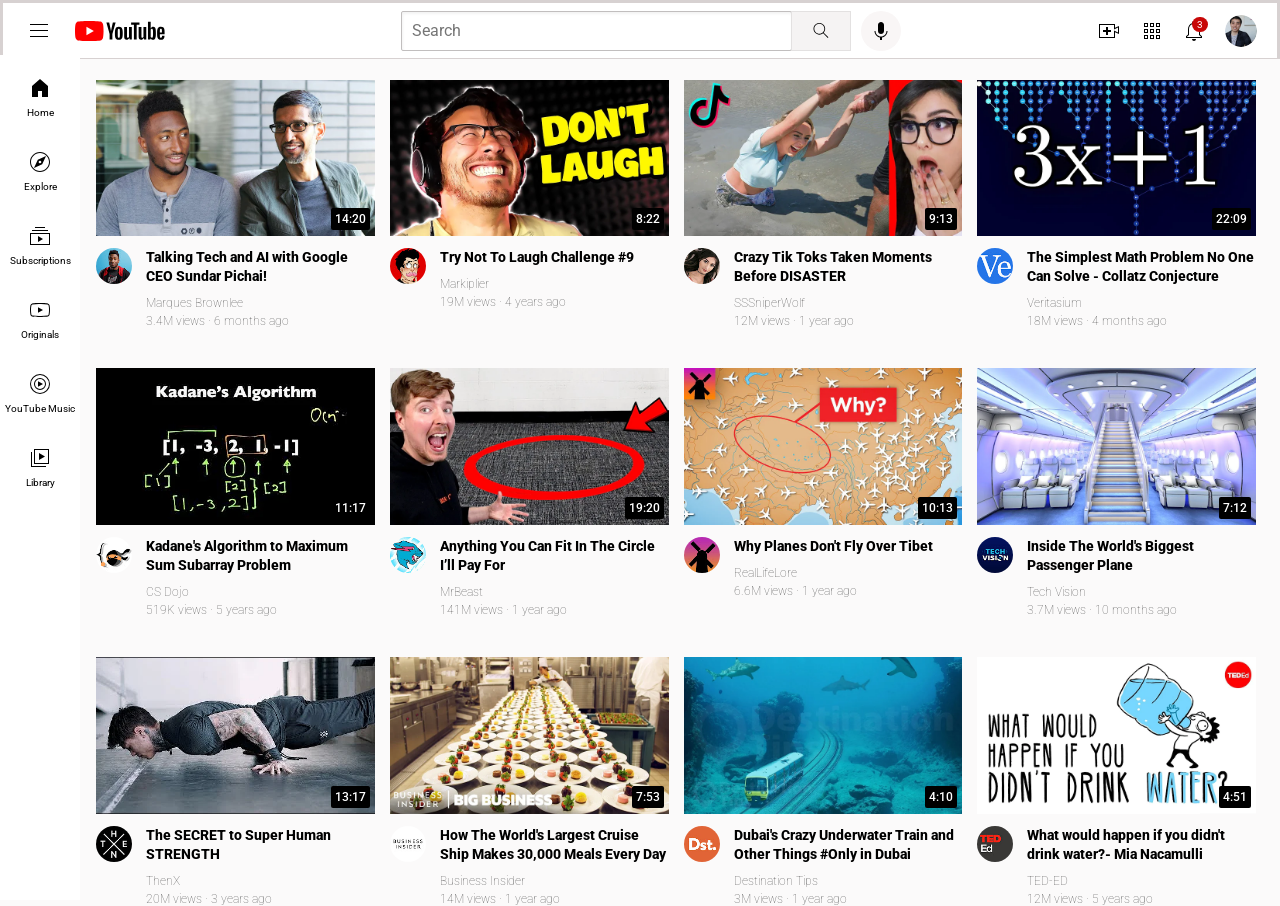
<file: index.html>
<!DOCTYPE html>
<html>
  <head>
    <title>YouTube.com</title>
   
 <link rel="preconnect" href="https://fonts.googleapis.com">
<link rel="preconnect" href="https://fonts.gstatic.com" crossorigin>
<style>
@import url('https://fonts.googleapis.com/css2?family=Roboto:ital,wght@0,100..900;1,100..900&display=swap');
</style>
<!--<link href="https://fonts.googleapis.com/css2?family=Roboto:wght@500&display=swap" rel="stylesheet">-->

    <link rel="stylesheet" href="styles/general.css">
    <link rel="stylesheet" href="styles/video.css">
    <link rel="stylesheet" href="styles/header.css">
    <link rel="stylesheet" href="styles/sidebar.css">

  </head>
  <body style="
  height:30px">
    <header class="header">

      <div class="left-section">
        <img class="hamburger" src="icons/hamburger-menu.svg">
        <img class="youtube" src="icons/youtube-logo.svg">
      </div>
      <div class="middle-section">
        <input class="search-bar" type="text" placeholder="Search">

        <button class="search-button">
          <img class="search" src="icons/search.svg">
          <div class="tooltip">Search</div>
        </button>
        <!--put position absolute inside position
        -->
        <button class="mic-button">
          <img class="mic" src="icons/voice-search-icon.svg">
          <div class="tooltip">Search with your voice</div>
        </button>
      
      </div>


      <div class="right-section">
       <div class="upload-icon-container">
        <img class="upload-button" src="icons/upload.svg">
        <div class="tooltip">Create</div>
       </div>
       <div class="youtube-apps-container">
        <img class="youtube-apps" src="icons/youtube-apps.svg">
         <div class="tooltip">YouTube apps</div>
       </div> 
      
         <div class="notification3-class">
           <img class="notifications" src="icons/notifications.svg">
           <div class="number-3">
             3
            </div>
            <div class="tooltip">Notifications</div>
         </div>
        <img class="my-channel" src="channel-picture/my-channel.jpeg">
      </div>

      




    </header>
    

    <nav class="sidebar">
      
      <div class="sidebar-link">
        <img src="sidebar/home.svg">
        <div>Home</div>
      </div>
      <div class="sidebar-link">
        <img src="sidebar/explore.svg">
                <div>Explore</div>
      </div>
      <div class="sidebar-link">
        <img src="sidebar/subscriptions (1).svg">
                <div>Subscriptions</div>
      </div>
      <div class="sidebar-link">
        <img src="sidebar/originals.svg">
                <div>Originals</div>
      </div>
      <div class="sidebar-link">
        <img src="sidebar/youtube-music.svg">
                <div>YouTube Music</div>
      </div>
      <div class="sidebar-link">
        <img src="sidebar/library.svg">
                <div>Library</div>

      </div>

    </nav>


<main>
  <section class="video-grid">
      <div class="video-preview">
      
        <div class="thumbnail-row">
          <img class="thumbnail" src="thumbnails/thumbnail-1.webp">
          <div  class="timestamp">
            14:20
          </div>
        </div>
        <div class="video-info-grid">
          <div  class="channel-profile">
            <img class="profile" src="channel-picture/channel-1.jpeg">
          </div>
          <div class="video-text">
                 <p class="video-title">Talking Tech and AI with Google CEO Sundar Pichai!   
            </p>
              </a>
           
            <p class="video-author">
              Marques Brownlee
            </p>
            <p class="video-stats"> 
              3.4M views &#183; 6 months ago
            </p>
            
          </div>
          
        </div>
        
        
      </div>
  
      <div class="video-preview">
       
        <div class="thumbnail-row">
          <img class="thumbnail" src="thumbnails/thumbnail-2.webp">
          <div  class="timestamp">
            8:22
          </div>
        </div>
       
       <div class="video-info-grid">
          <div class="channel-profile">
            <img class="profile" src="channel-picture/channel-2.jpeg">
          </div>
         <div  class="video-text">
           <p class="video-title">
            Try Not To Laugh Challenge #9
            </p>
             <p class="video-author">
            Markiplier
             </p>
            <p class="video-stats"> 
            19M views &#183; 4 years ago
             </p>
        </div>
       </div>
       
       
         
      </div>
  
      <div class="video-preview">
        
        <div class="thumbnail-row">
          <img class="thumbnail" src="thumbnails/thumbnail-3.webp">
          <div  class="timestamp">
            9:13
          </div>
        </div>
        <div class="video-info-grid">
          <div  class="channel-profile">
            <img class="profile" src="channel-picture/channel-3.jpeg">
          </div>
          <div class="video-text">
            <p class="video-title">           
             Crazy Tik Toks Taken Moments Before DISASTER
            </p>
            <p class="video-author">
              SSSniperWolf
            </p>
            <p class="video-stats"> 
              12M views &#183; 1 year ago  
            </p>
          </div>
        </div>
        
      </div>
  
      <div class="video-preview">
       
        <div class="thumbnail-row">
          <img class="thumbnail" src="thumbnails/thumbnail-4.webp">
          <div  class="timestamp">
            22:09
          </div>
        </div>
       
       <div class="video-info-grid">
          <div class="channel-profile">
            <img class="profile" src="channel-picture/channel-4.jpeg">
          </div>
         <div  class="video-text">
           <p class="video-title">
            The Simplest Math Problem No One Can Solve - Collatz Conjecture
            </p>
             <p class="video-author">
              Veritasium
             </p>
            <p class="video-stats"> 
              18M views &#183; 4 months ago  
             </p>
        </div>
       </div>
       
       
         
      </div>
  
      <div class="video-preview">
        
        <div class="thumbnail-row">
          <img class="thumbnail" src="thumbnails/thumbnail-5.webp">
          <div  class="timestamp">
            11:17
          </div>
        </div>
        <div class="video-info-grid">
          <div  class="channel-profile">
            <img class="profile" src="channel-picture/channel-5.jpeg">
          </div>
          <div class="video-text">
            <p class="video-title">
              Kadane's Algorithm to Maximum Sum Subarray Problem
            </p>
            <p class="video-author">
              CS Dojo
            </p>
            <p class="video-stats"> 
              519K views &#183; 5 years ago 
            </p>
          </div>
        </div>
        
      </div>
  
      <div class="video-preview">
       
        <div class="thumbnail-row">
          <img class="thumbnail" src="thumbnails/thumbnail-6.webp">
          <div  class="timestamp">
            19:20
          </div>
        </div>
       
       <div class="video-info-grid">
          <div class="channel-profile">
            <img class="profile" src="channel-picture/channel-6.jpeg">
          </div>
         <div  class="video-text">
           <p class="video-title">
            Anything You Can Fit In The Circle I’ll Pay For
            </p>
             <p class="video-author">
              MrBeast
             </p>
            <p class="video-stats"> 
               141M views &#183; 1 year ago
             </p>
        </div>
       </div>
       
       
         
      </div>
  
       <div class="video-preview">
      
        <div class="thumbnail-row">
          <img class="thumbnail" src="thumbnails/thumbnail-7.webp">
          <div  class="timestamp">
            10:13
          </div>
        </div>
        <div class="video-info-grid">
          <div  class="channel-profile">
            <img class="profile" src="channel-picture/channel-7.jpeg">
          </div>
          <div class="video-text">
            <p class="video-title">
             Why Planes Don't Fly Over Tibet 
            </p>
            <p class="video-author">
             RealLifeLore
            </p>
            <p class="video-stats"> 
              6.6M views &#183; 1 year ago
            </p>
          </div>
        </div>
        
      </div>
       <div class="video-preview">
      
        <div class="thumbnail-row">
          <img class="thumbnail" src="thumbnails/thumbnail-8.webp">
          <div  class="timestamp">
            7:12
          </div>
        </div>
        <div class="video-info-grid">
          <div  class="channel-profile">
            <img class="profile" src="channel-picture/channel-8.jpeg">
          </div>
          <div class="video-text">
            <p class="video-title">
              Inside The World's Biggest Passenger Plane 
            </p>
            <p class="video-author">
             Tech Vision
            </p>
            <p class="video-stats"> 
              3.7M views &#183; 10 months ago
            </p>
          </div>
        </div>
        
      </div>
       <div class="video-preview">
      
        <div class="thumbnail-row">
          <img class="thumbnail" src="thumbnails/thumbnail-9.webp">
          <div  class="timestamp">
            13:17
          </div>
        </div>
        <div class="video-info-grid">
          <div  class="channel-profile">
            <img class="profile" src="channel-picture/channel-9.jpeg">
          </div>
          <div class="video-text">
            <p class="video-title">     
              The SECRET to Super Human STRENGTH
            </p>
            <p class="video-author">
              ThenX
            </p>
            <p class="video-stats"> 
              20M views &#183; 3 years ago
            </p>
          </div>
        </div>
        
      </div>
       <div class="video-preview">
      
        <div class="thumbnail-row">
          <img class="thumbnail" src="thumbnails/thumbnail-10.webp">
          <div  class="timestamp">
            7:53
          </div>
        </div>
        <div class="video-info-grid">
          <div  class="channel-profile">
            <img class="profile" src="channel-picture/channel-10.jpeg">
          </div>
          <div class="video-text">
            <p class="video-title">
              How The World's Largest Cruise Ship Makes 30,000 Meals Every Day
            </p>
            <p class="video-author">
             Business Insider
            </p>
            <p class="video-stats"> 
              14M views &#183; 1 year ago
            </p>
          </div>
        </div>
        
      </div>
       <div class="video-preview">
      
        <div class="thumbnail-row">
          <img class="thumbnail" src="thumbnails/thumbnail-11.webp">
          <div  class="timestamp">
            4:10
          </div>
        </div>
        <div class="video-info-grid">
          <div  class="channel-profile">
            <img class="profile" src="channel-picture/channel-11.jpeg">
          </div>
          <div class="video-text">
            <p class="video-title">
              Dubai's Crazy Underwater Train and Other Things #Only in Dubai
            </p>
            <p class="video-author">
              Destination Tips
            </p>
            <p class="video-stats"> 
              3M views &#183; 1 year ago
            </p>
          </div>
        </div>
        
      </div>
       <div class="video-preview">
      
        <div class="thumbnail-row">
          <img class="thumbnail" src="thumbnails/thumbnail-12.webp">
          <div  class="timestamp">
            4:51
          </div>
        </div>
        <div class="video-info-grid">
          <div  class="channel-profile">
            <img class="profile" src="channel-picture/channel-12.jpeg">
          </div>
          <div class="video-text">
            <p class="video-title">
              What would happen if you didn't drink water?- Mia Nacamulli
            </p>
            <p class="video-author">
             TED-ED
            </p>
            <p class="video-stats"> 
              12M views &#183; 5 years ago
            </p>
          </div>
        </div>
        
      </div>
    </section>
  </main>
    
   
  </body>
</html>
</file>
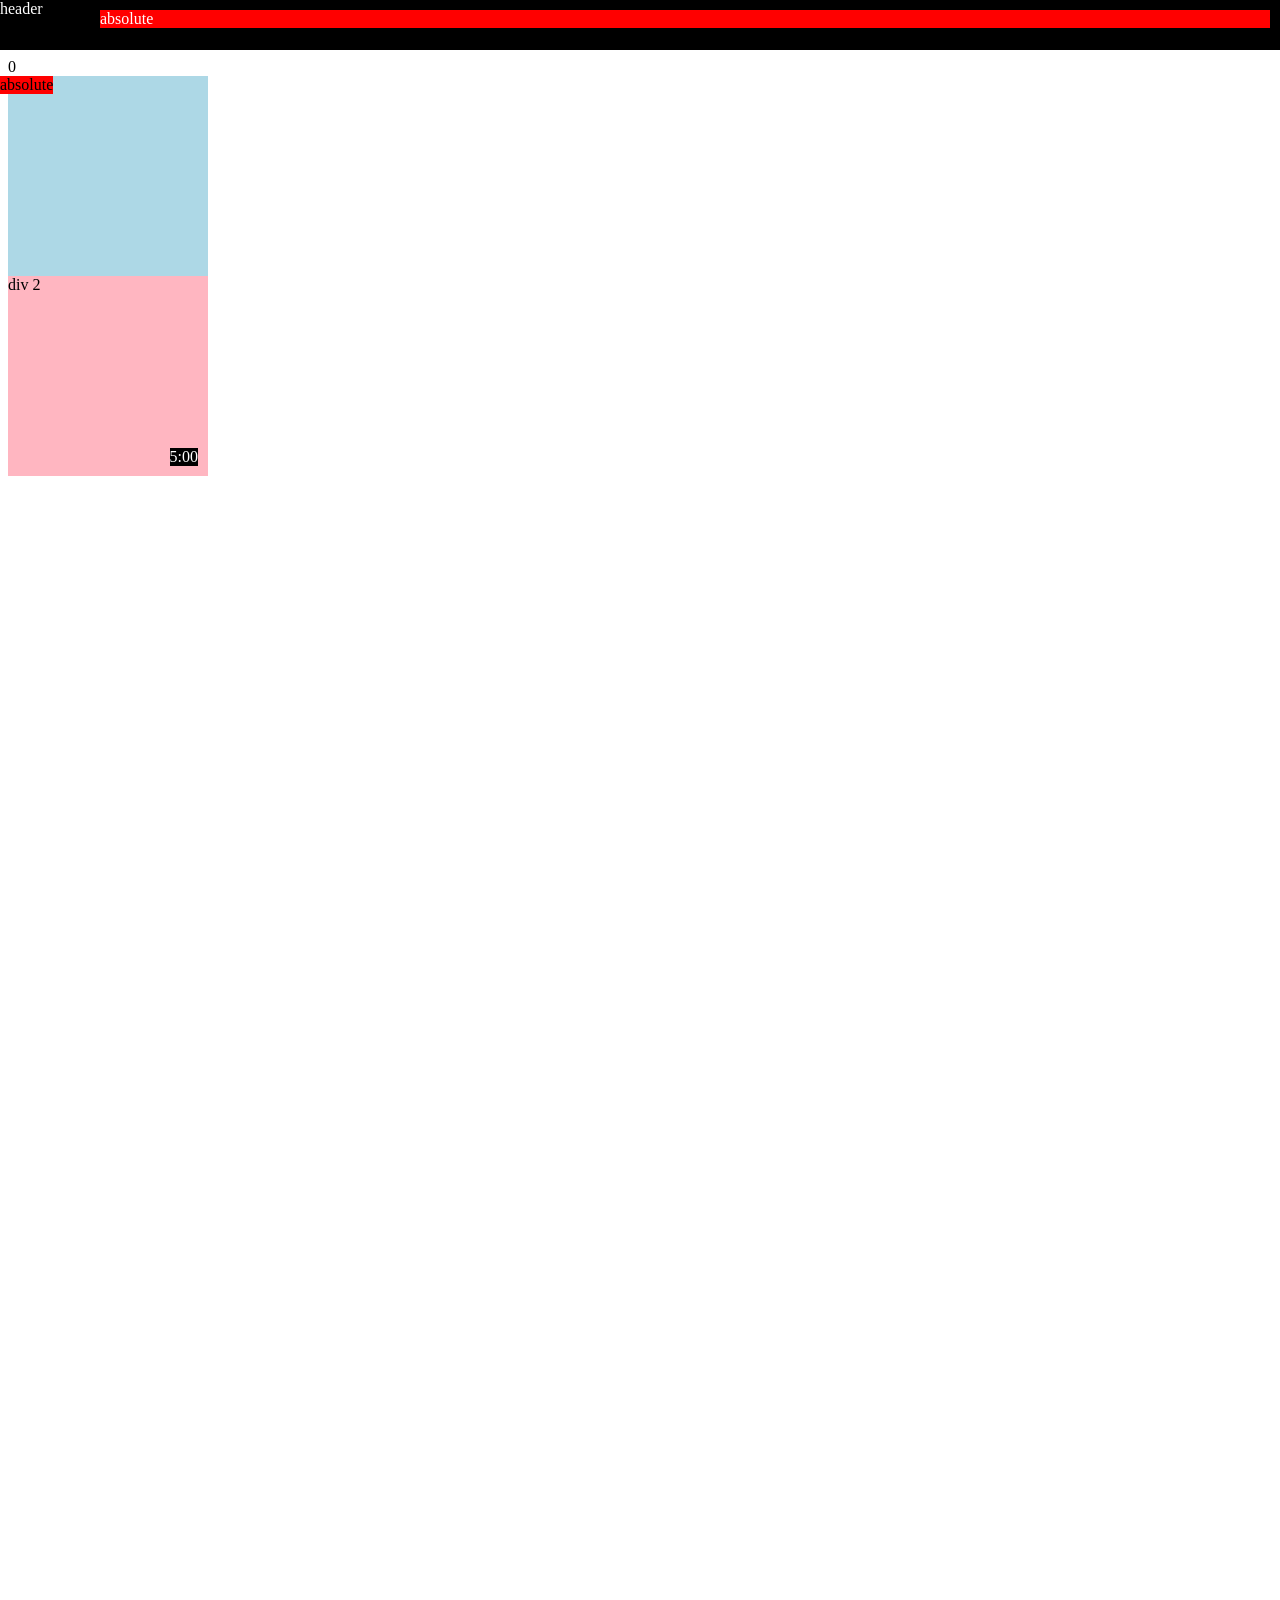
<file: positions.html>
<!DOCTYPE html>
<html>
 0<head>
    <title>Position Practice</title>
  </head>
  <body style="
  height:3000px;
  padding-top: 50px;"
  >
    <div style="
      background-color: black;
      color:white;
      position:fixed;
      top:0px;
      left:0px;
      right:0px;
      height:50px;
      z-index: 1;
      ">
      <div style="
      position:absolute;
      background-color: red;
      left:100px;
      right:10px;
      top: 10px;
      
      z-index: 0;">absolute
      </div>header</div>
    

    <div style="
    position:absolute;
    background-color: red;
    left:0;
    z-index: 0;">absolute
    </div>

    <div style="
     background-color: lightblue; 
     height: 200px;
     width:200px;
     position:static;

      
      "> div 1</div>
    <div style="
      background-color: lightpink;
      height: 200px;
      width:200px;
      position:relative;
    
    ">
     <div style="
     position:absolute;
     background-color: rgb(0, 0, 0);
     color: white;
     z-index: 0;
     right:10px;
     bottom:10px
     
     
     
     ">5:00
     </div>
 div 2</div>
  </body>
</html>
</file>
<file: styles/general.css>
p {
  margin-top:0;
  margin-bottom: 0;
  
  

}

/* these style will be inherited*/
body{
  font-family: Roboto ;
  margin:0;
  padding-top: 80px;
  padding-left: 96px;
  background-color: rgb(251, 250, 250);
  padding-right: 24px;
 
}
</file>
<file: styles/video.css>
.link{
  color: black;
  font-style: ;
}
.thumbnail{
  width:100%;
 
}

.thumbnail-row{
  margin-bottom: 8px;
  position: relative;
}

.timestamp{
  background-color: black;
  color: white;
  position: absolute;
  bottom: 10px;
  right: 5px;
  font-size:12px;
  font-weight:500;
  padding: 4px ;
  border-radius:2px;

 

}

  .video-title{
    margin-top:0;
    font-weight: 800;
    line-height:19px;
    margin-top:0;
    margin-bottom:10px;
    font-size: 14px;
 

  }

.channel-profile{
  position:relative;
  display: inline-block;
}

  .profile-tooltip{
    display:flex;
    position:absolute;
    background-color: rgb(196, 1, 1);
    flex-direction: row;
    border-radius: 5px;
    margin-left: 0px
    
  }

  .sub{
    dis;
  }

  .tooltip-title{
    display: block;
  }
  
 .profile-tooltip
  .profile-1{
    border-radius:30px;
    width: 50px;
  }




.video-info-grid{
  display: grid;
  grid-template-columns: 50px 1fr;
}

 
.profile{
  width:36px;
  border-radius:30px
}



.video-author,
.video-stats{
  font-size: 12px;
  color:#606060;
  font-weight: 100;

}

.video-author{
  margin-bottom:4px;
  font-weight: ;
}

.video-grid{
  display: grid;
  grid-template-columns: 1fr 1fr 1fr;
  column-gap: 15px;
  row-gap: 40px;
  
}

@media (max-width: 750px){
  .video-grid{
    grid-template-columns:1fr 1fr;
  }
}

@media(min-width:751px) and (max-width:999px){
  .video-grid{
    grid-template-columns:1fr 1fr 1fr;
  }
}
@media(min-width:1000px){
  .video-grid{
    grid-template-columns:1fr 1fr 1fr 1fr;
  }
}
</file>
<file: styles/header.css>
.header{
  height:55px;
  display:flex;
  flex-direction: row;
  justify-content:space-between;
  position: fixed;
  background-color: white;
  right:0;
  left:0;
  top:0;
  border-bottom-width: 1px;
  border-style: solid;
  border-color: rgb(215, 209, 209);
  z-index:100;
  margin:0


}

.left-section{
  align-items:center;
  display: flex;
  

}

.hamburger{
  height:24px;
  margin-left:24px;
  margin-right: 24px;
}

.youtube{
  height:20px;
}
 

.middle-section{
  flex:1;
  margin-left: 70px;
  margin-right: 30px;
  max-width: 500px;
  display: flex;
  align-items:center;
  flex-direction: row;
  

}

.search-bar{
  flex:1;
  height: 36px;
  padding-left: 10px;
  font-size: 16px;
  border: 1px solid rgb(193, 190, 190);
  border-radius:2px;
  box-shadow:inset 1px 2px 3px rgba(0,0,0, 0.05);
  width:0
}

.search-bar::placeholder{
 font-family: roboto;
  font-size: 16px
}

.search-button{
  height:40px;
  width: 60px;
  background-color: rgb(245, 243, 243);
  border-style: solid;
  border-color: rgb(227, 225, 225);
  border-width: 1px;
  margin-left: -1px;
  margin-right: 10px;
   cursor: pointer;
  
}

.search-button,
.mic-button,
.upload-icon-container,
.youtube-apps-container,
.notification3-class{
  position: relative;
  display: flex;
  justify-content: center;
  align-items: center;
}

.search-button .tooltip,
.mic-button .tooltip,
.upload-icon-container .tooltip,
.youtube-apps-container .tooltip,
.notification3-class .tooltip{
  position:absolute;
  background-color: gray;
  color: white;
  padding-right: 8px;
  padding-bottom: 4px;
  padding-left: 9px;
  padding-top: 4px;
  border-radius: 2px;
  font-size:12px;
  bottom: -30px;
  opacity:0;
  transition: opacity 0.15s;
  pointer-events: none;
  white-space: nowrap;
  font-family: arial;
}

.search-button:hover .tooltip,
.mic-button:hover .tooltip,
.upload-icon-container:hover .tooltip,
.youtube-apps-container:hover .tooltip,
.notification3-class:hover .tooltip{
  opacity:1;
  
}


.search{
  height:25px;
  width:20px;
 
}


.mic-button{
  height:40px;
  width: 40px;
 border-radius: 20px;
 border:none;
 background-color: rgb(249, 246, 246);
  
}

.mic{
height:24px;

}

.right-section{
  width:180px;
  display:flex;
  align-items: center;
  justify-content:space-between;
  flex-shrink:0;
}

.upload-button{
  height:24px;

}

.youtube-apps{
  height: 24px;
  
}

.notifications{
  height: 24px;
}

.notification3-class{
  position:relative;
  right:0
}

.number-3{
  position: absolute;
  right:-2px;
  top:-2px;
  background-color: rgb(200, 8, 8);
  color: white;
  font-family: roboto,arial;
  font-size:10px;
  padding-right:5px;
  padding-left: 5px;
  padding-top:2px;
  padding-bottom:2px;
  border-radius: 30px;
}

.my-channel{
  height: 32px;
  border-radius: 30px;
  margin-right:20px;
}
</file>
<file: styles/sidebar.css>
.sidebar{
  position:fixed;
  background-color: white;
  bottom: 0px;
  left: 0;
  color:black;
  top: 55px;
  width:80px;
  border-width: 1px;
  border-color:rgb(167, 16, 16) ;
  z-index:200;
  padding-top: 5px;
  

}

.sidebar-link{

  height:74px;
  display:flex;
  justify-content: center;
  align-items: center;
  flex-direction:column;
  font-family: roboto,arial;
  font-size: 10px;
  cursor: pointer;
}

.sidebar-link:hover{
  background-color: rgb(242, 237, 237);
}

.sidebar-link img{
  height:24px;
  margin-bottom: 7px;

}
</file>
